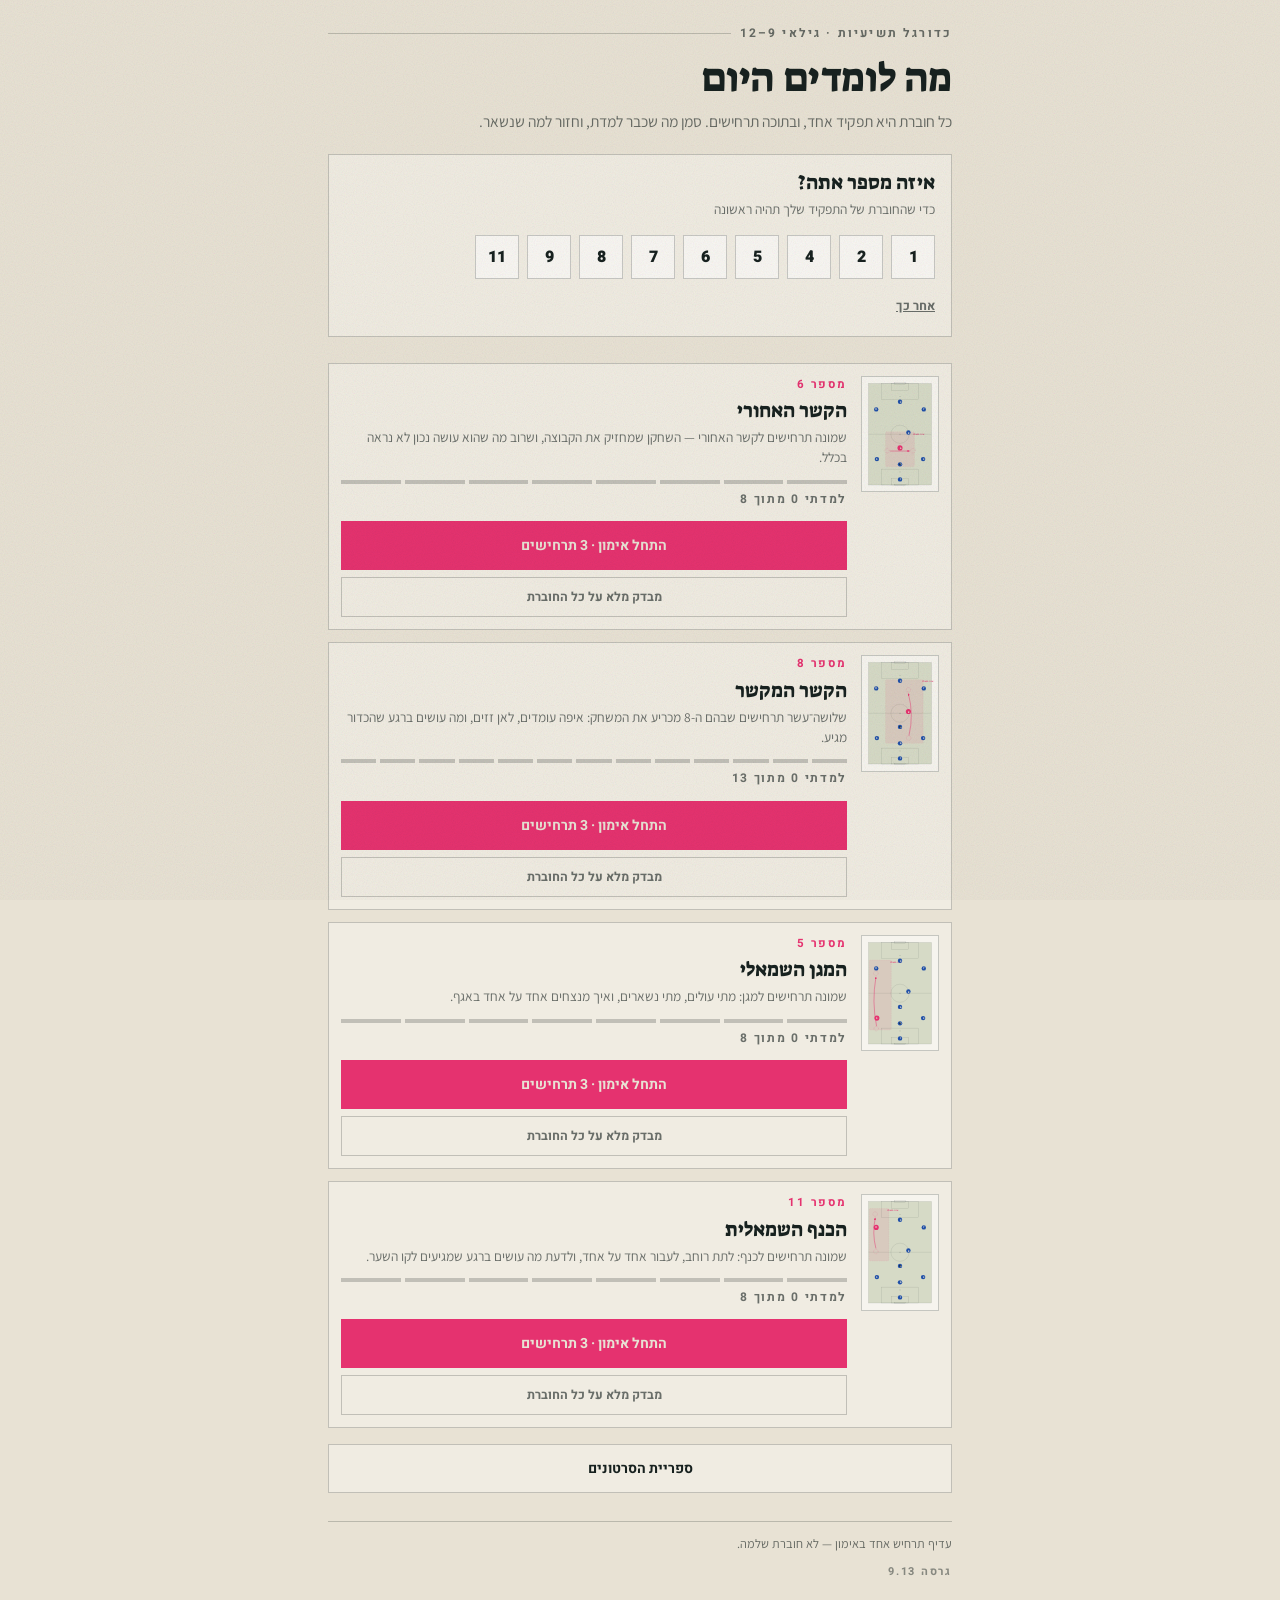
<file: index.html>
<!DOCTYPE html>
<html lang="he" dir="rtl" class="loading">
<head>
<meta charset="utf-8">
<meta name="viewport" content="width=device-width, initial-scale=1, viewport-fit=cover">
<title>תשיעיות — התפקידים במגרש</title>
<meta name="description" content="חוברת לכל תפקיד במגרש בכדורגל תשיעיות: מיקומים, תנועות, החלטות עם הכדור וטעויות נפוצות.">
<link rel="manifest" href="manifest.webmanifest">
<meta name="theme-color" content="#E8E2D4">
<meta name="apple-mobile-web-app-capable" content="yes">
<meta name="apple-mobile-web-app-status-bar-style" content="default">
<meta name="apple-mobile-web-app-title" content="תשיעיות">
<link rel="apple-touch-icon" href="icons/apple-touch-icon.png">
<link rel="icon" href="icons/favicon-32.png" sizes="32x32">
<link rel="stylesheet" href="fonts.css">
<link rel="stylesheet" href="css/app.css">
</head>
<body>
<div class="wrap">

  <div class="state" id="state">טוען…</div>

  <!-- ===== מסך הבית: החוברות ===== -->
  <section id="library" hidden>
    <div class="eyebrow" id="lib-eyebrow"></div>
    <h1 id="lib-title"></h1>
    <p class="lede" id="lib-lede"></p>

    <div class="me" id="me" hidden></div>

    <button id="install" type="button">התקן את האפליקציה על המסך</button>

    <div class="cards" id="cards"></div>

    <button id="videosgo" type="button">ספריית הסרטונים<span id="videosn"></span></button>

    <p class="foot"><span id="lib-foot"></span><span class="ver" id="lib-ver"></span></p>
  </section>

  <!-- ===== מסך חוברת ===== -->
  <section id="booklet" hidden>
    <a class="back" href="#/" id="back">כל החוברות ←</a>

    <div class="eyebrow" id="eyebrow"></div>

    <div class="head">
      <div class="mark" aria-hidden="true"><span class="b" id="mark-b"></span><span class="p" id="mark-p"></span></div>
      <div>
        <h1 id="b-title"></h1>
        <p class="lede" id="b-lede"></p>
      </div>
    </div>

    <div class="track" id="track" aria-hidden="true"></div>
    <div class="count" id="count"></div>

    <div class="formation" id="formation">
      <b id="f-label"></b>
    </div>

    <div class="side" id="side">
      <span id="side-label"></span>
      <button type="button" data-foot="R" aria-pressed="true">ימין</button>
      <button type="button" data-foot="L" aria-pressed="false">שמאל</button>
      <em id="side-hint"></em>
    </div>

    <div class="rail"><div class="chips" id="chips" role="tablist"></div></div>

    <div class="board" id="board">
      <div class="legend">
        <span><i class="sw" style="background:#1F4FA8"></i>הקבוצה שלנו</span>
        <span><i class="sw" style="background:#E5326F"></i><span id="lg-role"></span></span>
        <span><i class="sw" style="border:1.6px solid #6E7A6B"></i>יריב</span>
        <span><i class="sw" style="background:linear-gradient(90deg,#E5326F 60%,transparent 0)"></i>ריצה</span>
        <span><i class="sw" style="background:repeating-linear-gradient(90deg,#1F4FA8 0 5px,transparent 5px 9px)"></i>מסירה</span>
        <span><i class="sw" style="border:1.4px dashed #E5326F"></i>נקודת התחלה</span>
      </div>
    </div>
    <div class="playrow"><button class="play" id="play" type="button">הראה לי את התנועה</button></div>
    <div class="hint" id="hint">החלק ימינה ושמאלה כדי לעבור בין התרחישים</div>

    <div class="panel" id="panel">
      <div class="phase" id="p-phase"></div>
      <h2 id="p-title"></h2>
      <p class="sub" id="p-sub"></p>

      <!-- המשפט הוא מה שנשאר בראש אחרי שבוע, ולכן הוא קודם לפירוט -->
      <div class="cue"><small>מה צועקים מהקו</small><span id="p-cue"></span></div>

      <ul id="p-does"></ul>
      <details class="mistake"><summary>טעות נפוצה</summary><span id="p-mistake"></span></details>

      <button class="learn" id="learn" type="button" aria-pressed="false"><span id="learn-txt">סמן שלמדתי את זה</span></button>
      <div class="nav">
        <button id="prev" type="button">הקודם</button>
        <button id="next" type="button">התרחיש הבא</button>
      </div>
    </div>

    <p class="foot" id="closing">
      <button class="reset" id="reset" type="button">אפס את הסימונים</button>
    </p>
  </section>

  <!-- ===== מסך מבדק ===== -->
  <section id="quiz" hidden>
    <a class="back" href="#/" id="q-back">כל החוברות ←</a>
    <div class="eyebrow" id="q-eyebrow"></div>

    <div class="track" id="q-track" aria-hidden="true"></div>
    <div class="count" id="q-count"></div>

    <div id="q-stage">
      <div class="phase" id="q-context"></div>
      <h2 id="q-ask"></h2>

      <div class="board" id="q-board"></div>
      <p class="hint" id="q-hint">גע במגרש במקום שבו אתה צריך להיות</p>

      <div class="qfeed" id="q-feed" hidden></div>
      <div class="qchoices" id="q-choices" hidden></div>

      <div class="nav"><button id="q-confirm" type="button">זהו, זה המקום</button></div>
    </div>

    <div id="q-result" hidden></div>
  </section>

  <!-- ===== מסך ספריית הסרטונים ===== -->
  <section id="videos" hidden>
    <a class="back" href="#/" id="v-back">חזרה לחוברות ←</a>

    <div class="eyebrow">סרטונים ששווה לראות שוב</div>
    <h1>ספריית הסרטונים</h1>
    <p class="lede">מדביקים קישור מיוטיוב, אינסטגרם, פייסבוק או טיקטוק, ובוחרים כותרת. הסרטונים נשמרים על המכשיר הזה.</p>

    <details class="vform" id="v-form">
      <summary id="v-formtitle">הוסף סרטון</summary>
      <form id="v-formel" novalidate>
        <label for="v-url">הקישור לסרטון</label>
        <div class="vurl">
          <input type="url" id="v-url" inputmode="url" autocomplete="off"
                 placeholder="https://www.instagram.com/reel/…">
          <button type="button" id="v-paste">הדבק</button>
        </div>

        <label for="v-title">שם הסרטון <em>לא חובה</em></label>
        <input type="text" id="v-title" autocomplete="off" placeholder="למשל: מסירה ראשונה מתחת ללחץ">

        <label for="v-cat">כותרת</label>
        <select id="v-cat"></select>
        <input type="text" id="v-newcat" hidden autocomplete="off" placeholder="שם הכותרת החדשה">

        <label for="v-note">מה לשים לב בו <em>לא חובה</em></label>
        <textarea id="v-note" rows="2" placeholder="שורה אחת שתזכיר לך למה שמרת אותו"></textarea>

        <label class="vauto" for="v-auto">
          <input type="checkbox" id="v-auto" checked>
          <span>הבא תמונה ושם אוטומטית<em>הקישור נשלח לשירות תצוגה מקדימה, שמחזיר את התמונה של הסרטון, את שמו, ואת הכתובת המלאה של קישור מקוצר. בלי זה — אין תמונות, וקישור מקוצר לא ינוגן כאן.</em></span>
        </label>
        <button type="button" class="vcheck" id="v-check">בדוק את השירותים</button>
        <div class="vcheckout" id="v-checkout" hidden></div>

        <p class="verror" id="v-error" hidden></p>
        <div class="vsubmit">
          <button type="submit" id="v-save">הוסף לספרייה</button>
          <button type="button" id="v-cancel" hidden>בטל</button>
        </div>
      </form>
    </details>

    <div class="rail"><div class="chips" id="v-chips" role="tablist"></div></div>

    <button class="vmanage" id="v-managego" type="button" aria-expanded="false">נהל כותרות</button>
    <div class="cats" id="v-manage" hidden></div>

    <div class="vlist" id="v-list"></div>

    <p class="foot">הסרטונים נשמרים על המכשיר הזה בלבד. הקישורים לא מועלים לשום מקום, והצפייה עצמה נעשית בפלטפורמה שממנה הגיע הסרטון.</p>
  </section>

</div>

<script type="module" src="js/app.js"></script>
</body>
</html>
</file>
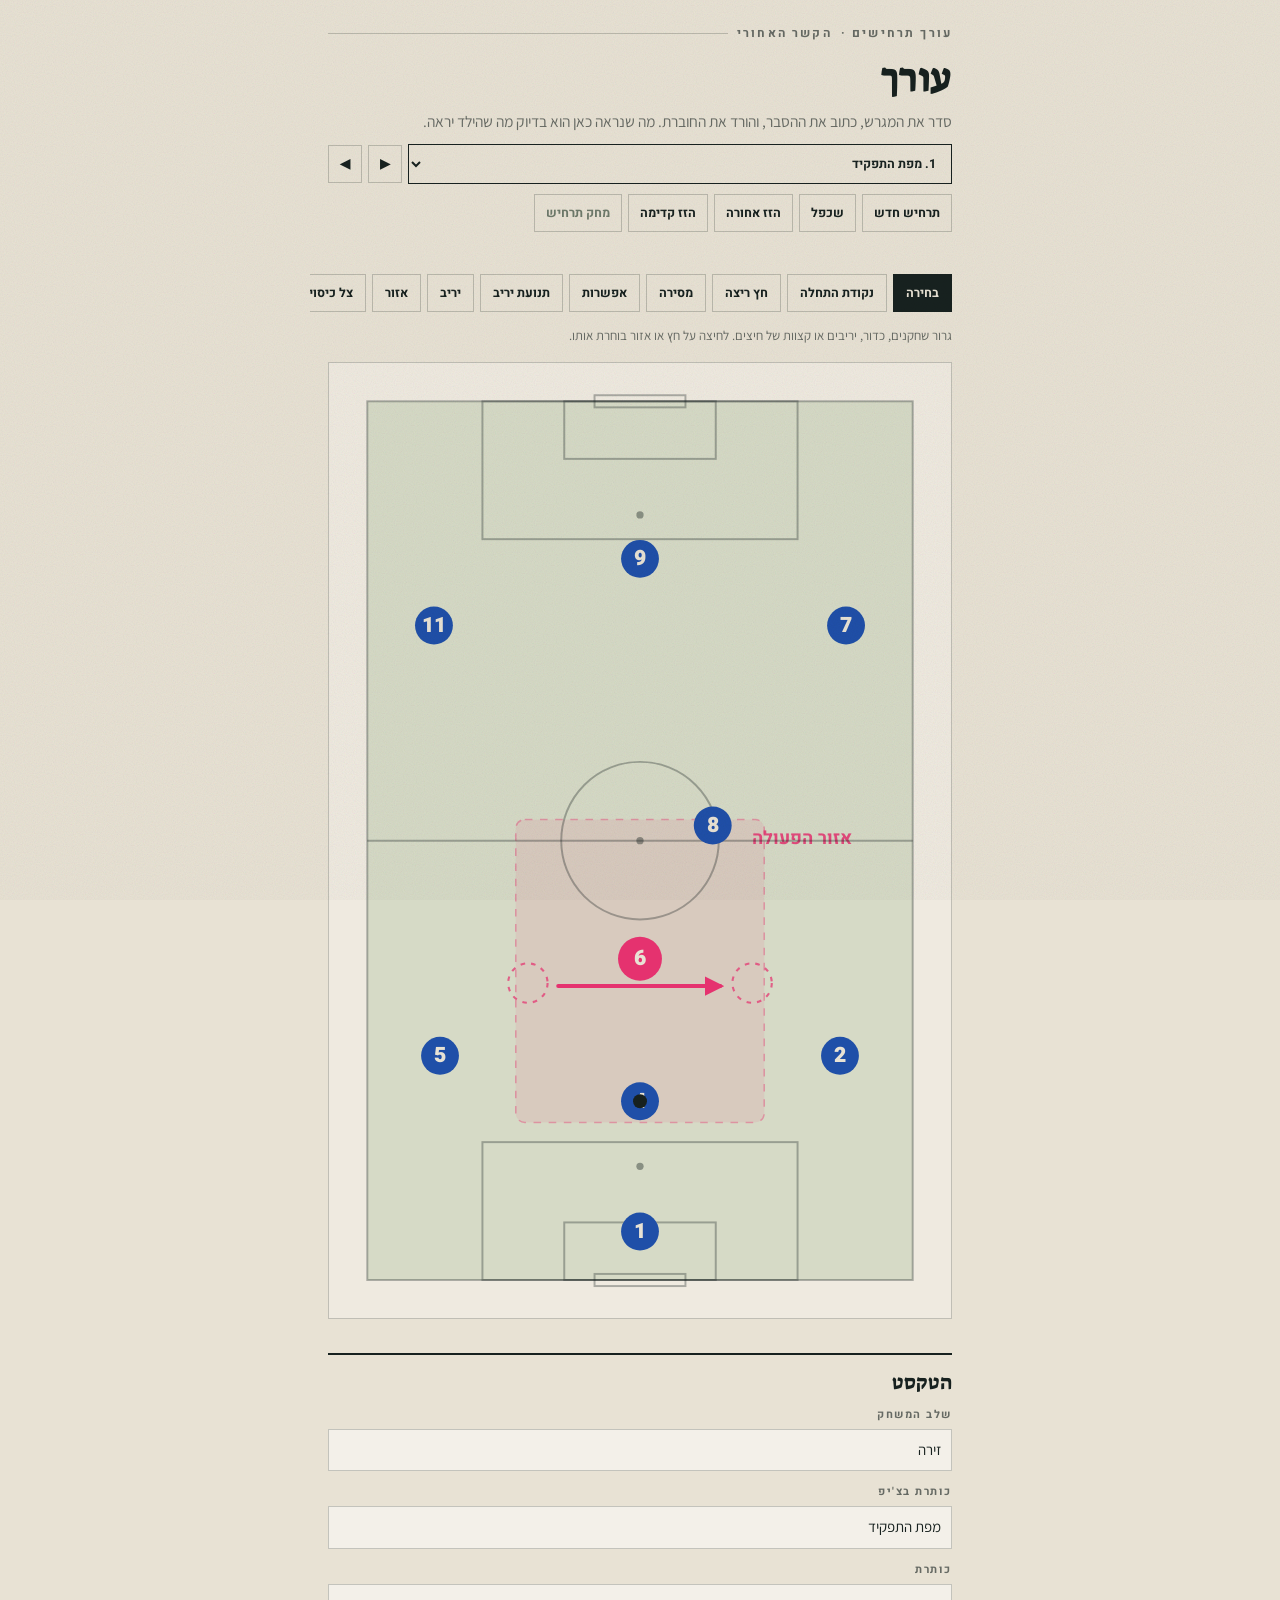
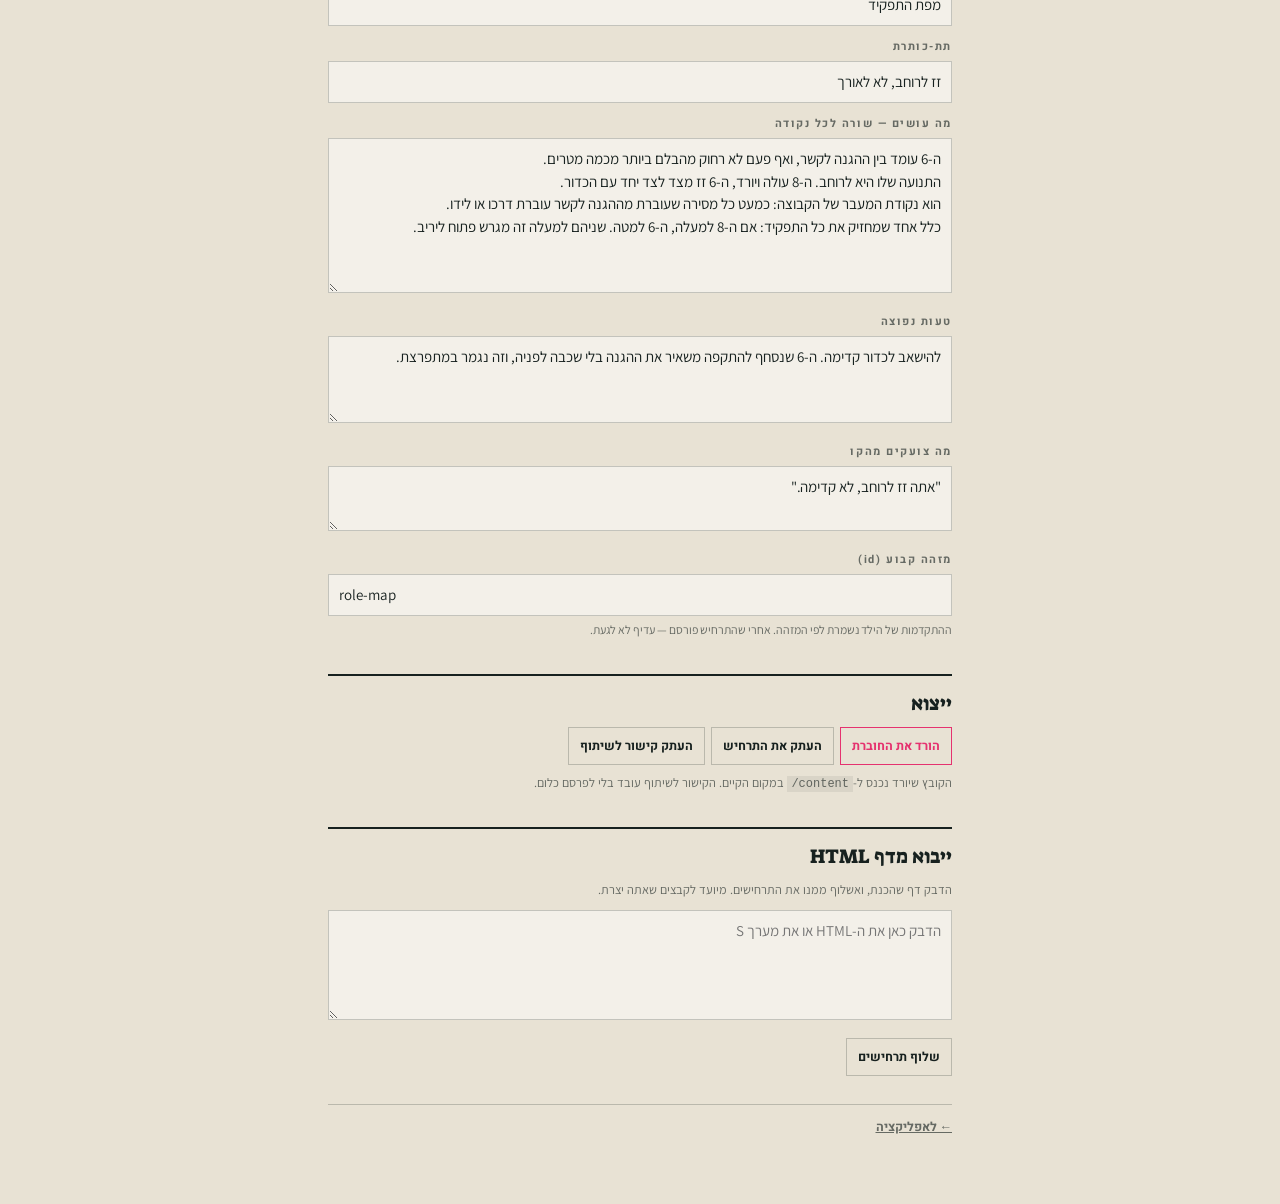
<file: editor.html>
<!DOCTYPE html>
<html lang="he" dir="rtl" class="loading">
<head>
<meta charset="utf-8">
<meta name="viewport" content="width=device-width, initial-scale=1, viewport-fit=cover">
<title>עורך תרחישים</title>
<meta name="robots" content="noindex">
<meta name="theme-color" content="#E8E2D4">
<link rel="icon" href="icons/favicon-32.png" sizes="32x32">
<link rel="stylesheet" href="fonts.css">
<link rel="stylesheet" href="css/app.css">
<link rel="stylesheet" href="css/editor.css">
</head>
<body>
<div class="wrap">

  <div class="state" id="state">טוען…</div>

  <div class="eyebrow">עורך תרחישים · <span id="e-booklet"></span></div>
  <h1>עורך</h1>
  <p class="lede">סדר את המגרש, כתוב את ההסבר, והורד את החוברת. מה שנראה כאן הוא בדיוק מה שהילד יראה.</p>

  <div class="draft" id="draft" hidden>
    <span id="draft-msg"></span>
    <button type="button" id="draft-drop" class="linkish">התחל מחדש מהגרסה שפורסמה</button>
  </div>

  <!-- בחירת תרחיש -->
  <div class="erow">
    <select id="e-scenario" aria-label="בחירת תרחיש"></select>
    <button type="button" id="e-prev" title="הקודם">▶</button>
    <button type="button" id="e-next" title="הבא">◀</button>
  </div>
  <div class="erow">
    <button type="button" id="e-add">תרחיש חדש</button>
    <button type="button" id="e-dup">שכפל</button>
    <button type="button" id="e-moveup">הזז אחורה</button>
    <button type="button" id="e-movedn">הזז קדימה</button>
    <button type="button" id="e-del" class="danger">מחק תרחיש</button>
  </div>

  <!-- כלים -->
  <div class="rail"><div class="tools" id="tools">
    <button type="button" data-tool="select" aria-pressed="true">בחירה</button>
    <button type="button" data-tool="start">נקודת התחלה</button>
    <button type="button" data-tool="run">חץ ריצה</button>
    <button type="button" data-tool="pass">מסירה</button>
    <button type="button" data-tool="opt">אפשרות</button>
    <button type="button" data-tool="press">תנועת יריב</button>
    <button type="button" data-tool="opp">יריב</button>
    <button type="button" data-tool="zone">אזור</button>
    <button type="button" data-tool="shadow">צל כיסוי</button>
    <button type="button" data-tool="erase">מחיקה</button>
  </div></div>
  <p class="toolhint" id="toolhint"></p>

  <div class="board" id="board"></div>

  <!-- פאנל הפריט הנבחר -->
  <div class="sel" id="sel" hidden>
    <div class="sel-head" id="sel-head"></div>
    <div class="erow" id="sel-kind"></div>
    <label class="field"><span>תווית</span><input type="text" id="sel-label" maxlength="24" placeholder="אות או מילה על הציור"></label>
    <button type="button" id="sel-del" class="danger">מחק את הפריט</button>
  </div>

  <!-- טקסט התרחיש -->
  <h2 class="ehead">הטקסט</h2>
  <label class="field"><span>שלב המשחק</span>
    <input type="text" id="f-phase" list="phases" placeholder="החזקה">
    <datalist id="phases"><option value="החזקה"><option value="הגנה"><option value="מעברים"><option value="זירה"></datalist>
  </label>
  <label class="field"><span>כותרת בצ'יפ</span><input type="text" id="f-chip" placeholder="לחץ גבוה"></label>
  <label class="field"><span>כותרת</span><input type="text" id="f-title" placeholder="לחץ גבוה"></label>
  <label class="field"><span>תת-כותרת</span><input type="text" id="f-sub" placeholder="מתי מותר לקפוץ קדימה"></label>
  <label class="field"><span>מה עושים — שורה לכל נקודה</span><textarea id="f-does" rows="6"></textarea></label>
  <label class="field"><span>טעות נפוצה</span><textarea id="f-mistake" rows="3"></textarea></label>
  <label class="field"><span>מה צועקים מהקו</span><textarea id="f-cue" rows="2"></textarea></label>
  <label class="field"><span>מזהה קבוע (id)</span><input type="text" id="f-id" dir="ltr">
    <small>ההתקדמות של הילד נשמרת לפי המזהה. אחרי שהתרחיש פורסם — עדיף לא לגעת.</small>
  </label>

  <!-- ייצוא -->
  <h2 class="ehead">ייצוא</h2>
  <div class="erow">
    <button type="button" id="x-booklet" class="primary">הורד את החוברת</button>
    <button type="button" id="x-scenario">העתק את התרחיש</button>
    <button type="button" id="x-link">העתק קישור לשיתוף</button>
  </div>
  <p class="note" id="x-note">הקובץ שיורד נכנס ל-<code>content/</code> במקום הקיים. הקישור לשיתוף עובד בלי לפרסם כלום.</p>

  <!-- ייבוא -->
  <h2 class="ehead">ייבוא מדף HTML</h2>
  <p class="note">הדבק דף שהכנת, ואשלוף ממנו את התרחישים. מיועד לקבצים שאתה יצרת.</p>
  <textarea id="imp-src" rows="4" placeholder="הדבק כאן את ה-HTML או את מערך S"></textarea>
  <div class="erow">
    <button type="button" id="imp-go">שלוף תרחישים</button>
    <span id="imp-msg" class="note"></span>
  </div>
  <div id="imp-list"></div>

  <p class="foot"><a href="index.html" class="linkish">← לאפליקציה</a></p>
</div>

<script type="module" src="js/editor.js"></script>
</body>
</html>
</file>
<file: fonts.css>
/* Fonts bundled locally so the app works with no network.
   Suez One, Assistant, Heebo — SIL Open Font License 1.1 (see fonts/OFL.txt) */

@font-face{font-family:'Suez One';font-style:normal;font-weight:400;font-display:swap;
  src:url('fonts/suez-one-hebrew-400-normal.woff2') format('woff2');
  unicode-range:U+0307-0308,U+0590-05FF,U+200C-2010,U+20AA,U+25CC,U+FB1D-FB4F;}
@font-face{font-family:'Suez One';font-style:normal;font-weight:400;font-display:swap;
  src:url('fonts/suez-one-latin-400-normal.woff2') format('woff2');
  unicode-range:U+0000-00FF,U+0131,U+0152-0153,U+02BB-02BC,U+02C6,U+02DA,U+02DC,U+0304,U+0308,U+0329,U+2000-206F,U+20AC,U+2122,U+2191,U+2193,U+2212,U+2215,U+FEFF,U+FFFD;}

@font-face{font-family:'Assistant';font-style:normal;font-weight:400;font-display:swap;
  src:url('fonts/assistant-hebrew-400-normal.woff2') format('woff2');
  unicode-range:U+0307-0308,U+0590-05FF,U+200C-2010,U+20AA,U+25CC,U+FB1D-FB4F;}
@font-face{font-family:'Assistant';font-style:normal;font-weight:400;font-display:swap;
  src:url('fonts/assistant-latin-400-normal.woff2') format('woff2');
  unicode-range:U+0000-00FF,U+0131,U+0152-0153,U+02BB-02BC,U+02C6,U+02DA,U+02DC,U+0304,U+0308,U+0329,U+2000-206F,U+20AC,U+2122,U+2191,U+2193,U+2212,U+2215,U+FEFF,U+FFFD;}
@font-face{font-family:'Assistant';font-style:normal;font-weight:600;font-display:swap;
  src:url('fonts/assistant-hebrew-600-normal.woff2') format('woff2');
  unicode-range:U+0307-0308,U+0590-05FF,U+200C-2010,U+20AA,U+25CC,U+FB1D-FB4F;}
@font-face{font-family:'Assistant';font-style:normal;font-weight:600;font-display:swap;
  src:url('fonts/assistant-latin-600-normal.woff2') format('woff2');
  unicode-range:U+0000-00FF,U+0131,U+0152-0153,U+02BB-02BC,U+02C6,U+02DA,U+02DC,U+0304,U+0308,U+0329,U+2000-206F,U+20AC,U+2122,U+2191,U+2193,U+2212,U+2215,U+FEFF,U+FFFD;}
@font-face{font-family:'Assistant';font-style:normal;font-weight:700;font-display:swap;
  src:url('fonts/assistant-hebrew-700-normal.woff2') format('woff2');
  unicode-range:U+0307-0308,U+0590-05FF,U+200C-2010,U+20AA,U+25CC,U+FB1D-FB4F;}
@font-face{font-family:'Assistant';font-style:normal;font-weight:700;font-display:swap;
  src:url('fonts/assistant-latin-700-normal.woff2') format('woff2');
  unicode-range:U+0000-00FF,U+0131,U+0152-0153,U+02BB-02BC,U+02C6,U+02DA,U+02DC,U+0304,U+0308,U+0329,U+2000-206F,U+20AC,U+2122,U+2191,U+2193,U+2212,U+2215,U+FEFF,U+FFFD;}

@font-face{font-family:'Heebo';font-style:normal;font-weight:700;font-display:swap;
  src:url('fonts/heebo-hebrew-700-normal.woff2') format('woff2');
  unicode-range:U+0307-0308,U+0590-05FF,U+200C-2010,U+20AA,U+25CC,U+FB1D-FB4F;}
@font-face{font-family:'Heebo';font-style:normal;font-weight:700;font-display:swap;
  src:url('fonts/heebo-latin-700-normal.woff2') format('woff2');
  unicode-range:U+0000-00FF,U+0131,U+0152-0153,U+02BB-02BC,U+02C6,U+02DA,U+02DC,U+0304,U+0308,U+0329,U+2000-206F,U+20AC,U+2122,U+2191,U+2193,U+2212,U+2215,U+FEFF,U+FFFD;}
@font-face{font-family:'Heebo';font-style:normal;font-weight:900;font-display:swap;
  src:url('fonts/heebo-hebrew-900-normal.woff2') format('woff2');
  unicode-range:U+0307-0308,U+0590-05FF,U+200C-2010,U+20AA,U+25CC,U+FB1D-FB4F;}
@font-face{font-family:'Heebo';font-style:normal;font-weight:900;font-display:swap;
  src:url('fonts/heebo-latin-900-normal.woff2') format('woff2');
  unicode-range:U+0000-00FF,U+0131,U+0152-0153,U+02BB-02BC,U+02C6,U+02DA,U+02DC,U+0304,U+0308,U+0329,U+2000-206F,U+20AC,U+2122,U+2191,U+2193,U+2212,U+2215,U+FEFF,U+FFFD;}
</file>
<file: css/app.css>
/* תשיעיות — עיצוב האפליקציה. הועתק כלשונו מגרסת הדף היחיד. */
:root{
  --paper:#E8E2D4; --ink:#17211F; --ink-soft:rgba(23,33,31,.62);
  --hair:rgba(23,33,31,.22); --blue:#1F4FA8; --pink:#E5326F;
  --grass:#D6DAC6; --opp:#6E7A6B;
}
*{box-sizing:border-box}
[hidden]{display:none !important}   /* גובר על display:flex של .track ואחרים */
html,body{margin:0;padding:0;overscroll-behavior-y:none}
body{
  background:var(--paper);color:var(--ink);
  font-family:'Assistant',system-ui,'Arial Hebrew',sans-serif;
  font-size:16px;line-height:1.62;-webkit-font-smoothing:antialiased;
  -webkit-tap-highlight-color:transparent;
}
body::after{
  content:'';position:fixed;inset:0;pointer-events:none;z-index:99;opacity:.34;mix-blend-mode:multiply;
  background-image:url("data:image/svg+xml,%3Csvg xmlns='http://www.w3.org/2000/svg' width='140' height='140'%3E%3Cfilter id='n'%3E%3CfeTurbulence type='fractalNoise' baseFrequency='.9' numOctaves='3'/%3E%3C/filter%3E%3Crect width='140' height='140' filter='url(%23n)' opacity='.42'/%3E%3C/svg%3E");
}
.wrap{max-width:660px;margin:0 auto;
  padding:calc(24px + env(safe-area-inset-top)) 18px calc(56px + env(safe-area-inset-bottom))}

.eyebrow{font-family:'Heebo',sans-serif;font-weight:700;font-size:12px;letter-spacing:.18em;
  color:var(--ink-soft);display:flex;align-items:center;gap:9px;margin-bottom:14px}
.eyebrow::after{content:'';flex:1;height:1px;background:var(--hair)}
.head{display:flex;align-items:flex-start;gap:18px}
.mark{position:relative;width:96px;flex:0 0 96px;height:104px;isolation:isolate}
.mark span{position:absolute;inset:0;font-family:'Suez One',serif;font-size:112px;line-height:.92;
  text-align:center;mix-blend-mode:multiply}
.mark.wide span{font-size:72px;line-height:1.44}
.mark .b{color:var(--blue);transform:translate(4px,4px)}
.mark .p{color:var(--pink)}
h1{font-family:'Suez One',serif;font-weight:400;font-size:34px;line-height:1.08;margin:6px 0 8px;letter-spacing:-.01em}
.lede{font-size:15.5px;color:var(--ink-soft);margin:0}

.track{display:flex;gap:4px;margin-top:22px}
.track i{flex:1;height:4px;background:var(--hair);transition:background .3s}
.track i.on{background:var(--pink)}
.track i.here{background:var(--ink)}
.count{font-family:'Heebo',sans-serif;font-weight:700;font-size:12px;letter-spacing:.14em;
  color:var(--ink-soft);margin-top:7px}

.formation{margin-top:20px;padding:10px 13px;border:1px solid var(--hair);font-size:13.5px;
  color:var(--ink-soft);background:rgba(255,255,255,.32)}
.formation b{color:var(--ink);font-weight:700}

.side{display:flex;align-items:center;gap:7px;margin-top:18px;font-family:'Heebo',sans-serif;
  font-weight:700;font-size:12px;color:var(--ink-soft)}
.side button{font-family:inherit;font-weight:700;font-size:12.5px;padding:7px 14px;cursor:pointer;
  border:1px solid var(--hair);background:transparent;color:var(--ink);transition:background .18s,color .18s}
.side button[aria-pressed="true"]{background:var(--ink);color:var(--paper);border-color:var(--ink)}
.side button:focus-visible{outline:2px solid var(--pink);outline-offset:2px}
.side em{font-style:normal;flex:1;font-size:12px;text-align:left;opacity:.75}

.rail{margin:24px -18px 0;padding:0 18px;overflow-x:auto;scrollbar-width:none}
.rail::-webkit-scrollbar{display:none}
.chips{display:flex;gap:7px;width:max-content;padding-bottom:4px}
.chip{font-family:'Heebo',sans-serif;font-weight:700;font-size:13px;border:1px solid var(--hair);
  background:transparent;color:var(--ink);padding:10px 13px;cursor:pointer;white-space:nowrap;
  display:flex;align-items:center;gap:7px;transition:background .18s,color .18s,border-color .18s}
.chip .dot{width:7px;height:7px;border-radius:50%;background:var(--ink-soft)}
.chip[data-phase="החזקה"] .dot{background:var(--blue)}
.chip[data-phase="הגנה"] .dot{background:var(--opp)}
.chip[data-phase="מעברים"] .dot{background:var(--pink)}
.chip[data-phase="עם הכדור"] .dot{background:var(--ink)}
.chip[aria-selected="true"]{background:var(--ink);color:var(--paper);border-color:var(--ink)}
.chip[aria-selected="true"] .dot{background:var(--paper)}
.chip:focus-visible{outline:2px solid var(--pink);outline-offset:2px}

.board{margin-top:16px;border:1px solid var(--hair);background:rgba(255,255,255,.28);padding:8px;
  touch-action:pan-y;user-select:none;-webkit-user-select:none}
svg.pitch{display:block;width:100%;height:auto}
.tok{transition:transform .68s cubic-bezier(.6,.02,.2,1)}
.tok circle{stroke-width:0}
.tok text{font-family:'Heebo',sans-serif;font-weight:900;font-size:14px;text-anchor:middle;
  dominant-baseline:central;fill:var(--paper)}
.mate circle{fill:var(--blue)}
.eight circle{fill:var(--pink)}
.opp circle{fill:none;stroke:var(--opp);stroke-width:1.6}
.oppfill{fill:rgba(110,122,107,.14)}
.ball{fill:var(--ink)}
.pl{fill:none;stroke:var(--ink);stroke-opacity:.32;stroke-width:1.3}
.zone{fill:rgba(229,50,111,.09);stroke:var(--pink);stroke-opacity:.4;stroke-width:1;stroke-dasharray:5 5}
.shadow{fill:rgba(110,122,107,.16)}
.ghost{fill:none;stroke:var(--pink);stroke-width:1.4;stroke-dasharray:3 4;opacity:.72}
.arrow{fill:none;stroke-linecap:round}
.a-run{stroke:var(--pink);stroke-width:2.6}
.a-pass{stroke:var(--blue);stroke-width:2;stroke-dasharray:7 6}
.a-opt{stroke:var(--pink);stroke-width:2.2;stroke-dasharray:6 6}
.a-press{stroke:var(--opp);stroke-width:2;stroke-dasharray:2 5}
/* טקסט בתוך המגרש נמדד ביחידות ה-viewBox: על טלפון 400 יחידות מוצגות
   ברוחב ~350px, כך שכל ערך כאן קטן בפועל בכעשירית. */
.alabel{font-family:'Heebo',sans-serif;font-weight:900;font-size:12.5px;fill:var(--pink)}
.zlabel{font-family:'Heebo',sans-serif;font-weight:700;font-size:12px;fill:var(--pink);opacity:.85}
.draw{stroke-dasharray:var(--len);stroke-dashoffset:var(--len);animation:draw .62s cubic-bezier(.3,.7,.3,1) forwards}
.a-pass.draw,.a-opt.draw,.a-press.draw{stroke-dashoffset:0;opacity:0;animation:fadein .5s forwards}
@keyframes draw{to{stroke-dashoffset:0}}
@keyframes fadein{to{opacity:1}}
.fade{opacity:0;animation:fadein .45s .1s forwards}
.hint{text-align:center;font-family:'Heebo',sans-serif;font-weight:700;font-size:12.5px;
  letter-spacing:.12em;color:var(--ink-soft);margin-top:8px}

/* --- הרצת התנועה ---
   בזמן ההרצה האסימונים מקבלים מיקום בכל פריים, ולכן המעבר החלק שמשרת
   החלפת תרחיש חייב לרדת — אחרת הוא רודף אחרי האנימציה ומפגר אחריה. */
.playrow{margin-top:10px}
.play{width:100%;font-family:'Heebo',sans-serif;font-weight:700;font-size:14.5px;padding:13px;
  border:1.5px solid var(--blue);background:transparent;color:var(--blue);cursor:pointer;
  display:flex;align-items:center;justify-content:center;gap:10px;transition:background .18s,color .18s}
.play::before{content:'';width:0;height:0;border-style:solid;border-width:6px 0 6px 9px;
  border-color:transparent transparent transparent currentColor}
.play:active{background:var(--blue);color:var(--paper)}
.play:disabled{opacity:.5;cursor:default}
.play:focus-visible{outline:2px solid var(--pink);outline-offset:2px}
.playing .tok{transition:none}

.legend{display:flex;flex-wrap:wrap;gap:6px 16px;margin-top:12px;font-size:12.5px;
  color:var(--ink-soft);font-family:'Heebo',sans-serif;font-weight:700}
.legend span{display:flex;align-items:center;gap:6px}
.sw{width:16px;height:10px;display:inline-block}

.panel{margin-top:30px}
.phase{font-family:'Heebo',sans-serif;font-weight:700;font-size:12px;letter-spacing:.16em;
  color:var(--pink);margin-bottom:6px}
h2{font-family:'Suez One',serif;font-weight:400;font-size:25px;margin:0 0 4px;line-height:1.15}
.sub{margin:0 0 18px;color:var(--ink-soft);font-size:15px}
ul{list-style:none;margin:0;padding:0}
ul li{position:relative;padding:0 22px 0 0;margin-bottom:11px;font-size:15.5px}
ul li::before{content:'';position:absolute;right:0;top:.62em;width:9px;height:1.5px;background:var(--blue)}

/* המשפט עלה מתחתית הפאנל לראשו: זה מה שנשאר לילד בראש אחרי שבוע,
   והוא היה יושב אחרי קיר טקסט שרובם לא הגיעו לסופו. */
.cue{margin:0 0 20px;padding:14px 16px;background:rgba(229,50,111,.08);
  border-right:3px solid var(--pink);
  font-family:'Suez One',serif;font-size:19px;line-height:1.4;color:var(--pink)}
.cue small{display:block;font-family:'Heebo',sans-serif;font-size:11.5px;letter-spacing:.16em;
  color:var(--ink-soft);margin-bottom:7px;font-weight:700}

/* הטעות היא משני — נפתחת בנגיעה במקום לתפוס מקום תמיד */
.mistake{margin-top:20px;border-right:3px solid var(--opp);
  background:rgba(110,122,107,.1);font-size:14.5px}
.mistake summary{font-family:'Heebo',sans-serif;font-weight:700;font-size:12px;letter-spacing:.14em;
  color:var(--opp);padding:12px 15px;cursor:pointer;list-style:none;display:flex;
  align-items:center;justify-content:space-between;gap:10px}
.mistake summary::-webkit-details-marker{display:none}
.mistake summary::after{content:'+';font-size:17px;font-weight:700;line-height:1}
.mistake[open] summary::after{content:'−'}
.mistake summary:focus-visible{outline:2px solid var(--pink);outline-offset:-2px}
.mistake>span{display:block;padding:0 15px 14px}
.mistake>.termdef{margin:0 15px 14px}

/* --- מונח מוסבר ---
   השפה של המשחק היא חצי מהתוכן, וילד בן 11 לא מכיר אותה. ההופעה
   הראשונה בכל תרחיש היא כפתור, והנגיעה פותחת שורה אחת מתחת לפסקה. */
.term{font:inherit;background:none;border:0;padding:0;cursor:pointer;color:var(--blue);
  border-bottom:1.5px dotted var(--blue);text-align:inherit}
.term[aria-expanded="true"]{background:rgba(31,79,168,.12);border-bottom-style:solid}
/* בכותרת המונח שומר על צבע הכותרת — רק הקו מסגיר שאפשר לגעת */
h2 .term{color:inherit;border-bottom-width:2px}
.term:focus-visible{outline:2px solid var(--pink);outline-offset:2px}
.termdef{margin:9px 0 4px;padding:11px 13px;background:rgba(31,79,168,.08);
  border-right:3px solid var(--blue);font-size:14.5px;line-height:1.55;color:var(--ink)}

.learn{width:100%;margin-top:24px;font-family:'Heebo',sans-serif;font-weight:700;font-size:14px;
  padding:14px;border:1.5px solid var(--pink);background:transparent;color:var(--pink);cursor:pointer;
  display:flex;align-items:center;justify-content:center;gap:9px;transition:background .2s,color .2s}
.learn[aria-pressed="true"]{background:var(--pink);color:var(--paper)}
.nav{display:flex;gap:8px;margin-top:8px}
.nav button{flex:1;font-family:'Heebo',sans-serif;font-weight:700;font-size:14px;padding:14px;
  border:1px solid var(--ink);background:transparent;color:var(--ink);cursor:pointer}
.nav button:active{background:var(--ink);color:var(--paper)}
.learn:focus-visible,.nav button:focus-visible{outline:2px solid var(--pink);outline-offset:2px}

.foot{margin-top:28px;font-size:12.5px;color:var(--ink-soft);border-top:1px solid var(--hair);padding-top:12px}
.reset{background:none;border:none;color:var(--ink-soft);font-family:'Heebo',sans-serif;
  font-weight:700;font-size:12px;padding:6px 0;cursor:pointer;text-decoration:underline}

/* ===== המספר שלי =====
   שאלה אחת בפתיחה הראשונה. יעדי מגע של 44px, כי האצבע שנוגעת כאן
   היא של ילד על טלפון, לפעמים בחוץ ובאור יום. */
.me{margin-top:20px;padding:15px 16px;border:1px solid var(--hair);background:rgba(255,255,255,.32)}
.me.set{padding:10px 0 0;border:0;border-top:1px solid var(--hair);background:none}
.me-ask{margin:0;font-family:'Suez One',serif;font-size:20px;line-height:1.2}
.me-hint{margin:5px 0 0;font-size:13.5px;color:var(--ink-soft)}
.me-nums{display:flex;flex-wrap:wrap;gap:8px;margin-top:14px}
.me-nums button{font-family:'Heebo',sans-serif;font-weight:900;font-size:16px;
  min-width:44px;min-height:44px;border:1px solid var(--hair);background:rgba(255,255,255,.55);
  color:var(--ink);cursor:pointer}
.me-nums button:active{background:var(--ink);color:var(--paper);border-color:var(--ink)}
.me-nums button:focus-visible{outline:2px solid var(--pink);outline-offset:2px}
.me-later{margin-top:12px;background:none;border:none;color:var(--ink-soft);
  font-family:'Heebo',sans-serif;font-weight:700;font-size:12.5px;padding:6px 0;cursor:pointer;
  text-decoration:underline}
.me-line{margin:0;font-family:'Heebo',sans-serif;font-weight:700;font-size:12.5px;
  letter-spacing:.06em;color:var(--ink-soft)}
.me-change{font:inherit;background:none;border:none;color:var(--pink);cursor:pointer;
  padding:0;text-decoration:underline}
.me-later:focus-visible,.me-change:focus-visible{outline:2px solid var(--pink);outline-offset:2px}

#install{display:none;width:100%;margin-top:18px;font-family:'Heebo',sans-serif;font-weight:700;
  font-size:13.5px;padding:13px;border:1px dashed var(--blue);background:transparent;color:var(--blue);cursor:pointer}

@media (min-width:640px){
  h1{font-size:40px}
  .mark{width:120px;flex-basis:120px;height:126px}
  .mark span{font-size:134px}
  .mark.wide span{font-size:86px;line-height:1.47}
}
@media (prefers-reduced-motion:reduce){
  .tok{transition:none}
  .draw,.fade{animation:none;stroke-dashoffset:0;opacity:1}
}

/* מצב טעינה / שגיאה — הוסף בפירוק לקבצים */
.state{margin-top:28px;padding:16px;border:1px dashed var(--hair);text-align:center;
  font-family:'Heebo',sans-serif;font-weight:700;font-size:13px;color:var(--ink-soft)}
.loading .wrap>*:not(.state){display:none}

/* ===== מסך החוברות ===== */
#library h1{margin-top:14px}
#library .lede{margin-bottom:4px}

.cards{margin-top:26px;display:grid;gap:12px}
.card{display:flex;gap:14px;align-items:flex-start;width:100%;text-align:right;font:inherit;color:inherit;
  border:1px solid var(--hair);background:rgba(255,255,255,.32);padding:12px;cursor:pointer;
  transition:background .18s,border-color .18s}
.card:active{background:rgba(255,255,255,.62);border-color:var(--ink)}
.card:focus-visible{outline:2px solid var(--pink);outline-offset:2px}
.card .thumb{flex:0 0 78px;width:78px;border:1px solid var(--hair);background:rgba(255,255,255,.4);padding:3px}
.card .body{flex:1;min-width:0;display:flex;flex-direction:column}
.card.mine{border-color:var(--pink);background:rgba(229,50,111,.06)}
.card .role{font-family:'Heebo',sans-serif;font-weight:700;font-size:11.5px;letter-spacing:.16em;
  color:var(--pink);margin-bottom:5px}
.mytag{margin-right:8px;padding:2px 7px;background:var(--pink);color:var(--paper);
  font-size:10.5px;letter-spacing:.08em}
.card h3{font-family:'Suez One',serif;font-weight:400;font-size:20px;line-height:1.15;margin:0 0 5px}
.card .desc{margin:0;font-size:13.5px;line-height:1.5;color:var(--ink-soft)}
.card .resume{margin:9px 0 0;font-size:12.5px;color:var(--ink);
  border-right:2px solid var(--pink);padding-right:8px}
.card .track{margin-top:auto;padding-top:12px}
.card .count{margin-top:6px}
.card h3 button{font:inherit;color:inherit;background:none;border:none;padding:0;cursor:pointer;text-align:right}
.card h3 button:focus-visible{outline:2px solid var(--pink);outline-offset:3px}
/* האימון הקצר הוא הפעולה הראשית בכרטיס; המבדק המלא ירד לשורה משנית */
.traingo{width:100%;margin-top:12px;font-family:'Heebo',sans-serif;font-weight:700;font-size:14px;
  padding:13px;border:1.5px solid var(--pink);background:var(--pink);color:var(--paper);cursor:pointer}
.traingo:active{opacity:.82}
.traingo:focus-visible{outline:2px solid var(--ink);outline-offset:2px}
.quizgo{width:100%;margin-top:7px;font-family:'Heebo',sans-serif;font-weight:700;font-size:12.5px;
  padding:10px;border:1px solid var(--hair);background:transparent;color:var(--ink-soft);cursor:pointer}
.quizgo.ready{border-color:var(--pink);color:var(--pink)}
.quizgo:focus-visible{outline:2px solid var(--pink);outline-offset:2px}

.ver{display:block;margin-top:8px;font-family:'Heebo',sans-serif;font-weight:700;font-size:11px;
  letter-spacing:.16em;color:var(--ink-soft);opacity:.75}

/* ===== חזרה ===== */
.back{display:inline-block;margin-bottom:16px;font-family:'Heebo',sans-serif;font-weight:700;
  font-size:12px;letter-spacing:.14em;color:var(--ink-soft);text-decoration:none;
  border-bottom:1px solid var(--hair);padding-bottom:3px}
.back:active{color:var(--ink);border-color:var(--ink)}
.back:focus-visible{outline:2px solid var(--pink);outline-offset:2px}

/* ===== מבדק ===== */
#quiz h2{margin:2px 0 16px}
.track i.exact{background:var(--pink)}
.track i.close{background:rgba(229,50,111,.45)}
.track i.far{background:var(--opp)}

.quizing{touch-action:none;cursor:crosshair}
.quizing .tok{transition:transform .25s cubic-bezier(.4,0,.2,1)}
.q-from{fill:none;stroke:var(--ink);stroke-opacity:.45;stroke-width:1.4;stroke-dasharray:3 4}
.q-guess{fill:none;stroke:var(--ink);stroke-width:2;stroke-dasharray:5 4}
.q-tag{font-family:'Heebo',sans-serif;font-weight:700;font-size:12.5px;fill:var(--ink);
  text-anchor:middle;opacity:.7}

.qfeed{margin-top:14px;padding:13px 15px;font-size:15px;border-right:3px solid var(--ink)}
.qfeed.exact{border-color:var(--pink);background:rgba(229,50,111,.1)}
.qfeed.close{border-color:var(--pink);background:rgba(229,50,111,.05)}
.qfeed.far,.qfeed.miss{border-color:var(--opp);background:rgba(110,122,107,.1)}

.qchoices{display:grid;gap:7px;margin-top:16px}
.choice{width:100%;text-align:right;font-family:'Assistant',sans-serif;font-size:15px;line-height:1.45;
  padding:13px 14px;border:1px solid var(--hair);background:rgba(255,255,255,.4);color:var(--ink);
  cursor:pointer;transition:background .18s,border-color .18s}
.choice:active{background:rgba(255,255,255,.75)}
.choice:disabled{cursor:default}
.choice.right{border-color:var(--pink);border-width:2px;background:rgba(229,50,111,.12);color:var(--ink)}
.choice.wrong{border-color:var(--opp);background:rgba(110,122,107,.12);text-decoration:line-through;
  color:var(--ink-soft)}
.choice:focus-visible{outline:2px solid var(--pink);outline-offset:2px}


#q-result h2{font-family:'Suez One',serif;font-size:26px;margin:22px 0 8px}
.q-tally{font-family:'Heebo',sans-serif;font-weight:700;font-size:13px;letter-spacing:.1em;
  color:var(--ink-soft);margin:0 0 22px}
#q-result ul{margin:8px 0 20px}
#q-result li{position:relative;padding:0 22px 0 0;margin-bottom:9px;font-size:15.5px}
#q-result li::before{content:'';position:absolute;right:0;top:.62em;width:9px;height:1.5px;background:var(--pink)}
#q-result a{color:var(--ink);text-decoration-color:var(--hair);text-underline-offset:3px}

/* ===== ספריית הסרטונים =====
   אותו נייר ואותם צבעים כמו החוברות. הכניסה היא כפתור בתחתית מסך הבית,
   כדי שהחוברות יישארו הדבר הראשון שרואים. */
#videosgo{width:100%;margin-top:16px;font-family:'Heebo',sans-serif;font-weight:700;font-size:14px;
  padding:13px;border:1px solid var(--hair);background:rgba(255,255,255,.32);color:var(--ink);cursor:pointer}
#videosgo:active{background:var(--ink);color:var(--paper);border-color:var(--ink)}
#videosgo:focus-visible{outline:2px solid var(--pink);outline-offset:2px}
#videosn{color:var(--pink);font-weight:900}
#videosgo:active #videosn{color:var(--paper)}

#videos h1{margin-top:14px}
#videos .lede{margin-bottom:4px}

/* --- טופס ההוספה --- */
.vform{margin-top:22px;border:1px solid var(--hair);background:rgba(255,255,255,.32);padding:0}
.vform>summary{font-family:'Heebo',sans-serif;font-weight:700;font-size:14px;padding:13px 16px;
  cursor:pointer;list-style:none;display:flex;align-items:center;gap:9px}
.vform>summary::-webkit-details-marker{display:none}
.vform>summary::before{content:'＋';font-size:17px;color:var(--pink);line-height:1}
.vform[open]>summary::before{content:'–'}
.vform>summary:focus-visible{outline:2px solid var(--pink);outline-offset:-2px}
.vform form{padding:0 16px 16px}
.vform label{display:block;font-family:'Heebo',sans-serif;font-weight:700;font-size:12px;
  letter-spacing:.1em;color:var(--ink-soft);margin:14px 0 6px}
.vform label em{font-style:normal;font-weight:400;letter-spacing:0;opacity:.7}
.vform input,.vform select,.vform textarea{width:100%;font:inherit;font-size:15px;color:var(--ink);
  background:rgba(255,255,255,.62);border:1px solid var(--hair);padding:11px 12px;min-height:46px}
.vform textarea{min-height:0;resize:vertical;line-height:1.5}
.vform input:focus,.vform select:focus,.vform textarea:focus{outline:2px solid var(--pink);outline-offset:-1px}
.vform input[type="url"]{direction:ltr;text-align:left}
.vurl{display:flex;gap:8px}
.vurl input{flex:1;min-width:0}
#v-paste{flex:0 0 auto;font-family:'Heebo',sans-serif;font-weight:700;font-size:13px;padding:0 15px;
  border:1px solid var(--hair);background:transparent;color:var(--ink);cursor:pointer;min-height:46px}
#v-paste:active{background:var(--ink);color:var(--paper)}
#v-newcat{margin-top:8px}
.verror{margin:12px 0 0;font-size:13px;color:var(--pink);border-right:2px solid var(--pink);padding-right:9px}
.vsubmit{display:flex;gap:8px;margin-top:16px}
#v-save{flex:1;font-family:'Heebo',sans-serif;font-weight:700;font-size:14.5px;padding:13px;
  border:1.5px solid var(--pink);background:var(--pink);color:var(--paper);cursor:pointer}
#v-save:active{opacity:.82}
#v-cancel{font-family:'Heebo',sans-serif;font-weight:700;font-size:13px;padding:13px 16px;
  border:1px solid var(--hair);background:transparent;color:var(--ink-soft);cursor:pointer}
#v-save:focus-visible,#v-cancel:focus-visible,#v-paste:focus-visible{outline:2px solid var(--ink);outline-offset:2px}

/* --- סינון וניהול כותרות --- */
#v-chips .chip .chipn{font-size:11.5px;opacity:.7}
.vmanage{margin-top:12px;background:none;border:none;color:var(--ink-soft);font-family:'Heebo',sans-serif;
  font-weight:700;font-size:12px;letter-spacing:.1em;padding:6px 0;cursor:pointer;text-decoration:underline}
.vmanage:focus-visible{outline:2px solid var(--pink);outline-offset:2px}
.cats{margin-top:8px;border:1px solid var(--hair);background:rgba(255,255,255,.32);padding:12px 14px}
.catrow{display:flex;align-items:center;gap:9px;padding:9px 0;border-bottom:1px solid var(--hair)}
.catname{flex:1;min-width:0;font-weight:600;overflow:hidden;text-overflow:ellipsis;white-space:nowrap}
.catn{font-family:'Heebo',sans-serif;font-weight:700;font-size:11px;letter-spacing:.08em;color:var(--ink-soft)}
.catrow button{font-family:'Heebo',sans-serif;font-weight:700;font-size:12px;padding:8px 10px;
  border:1px solid var(--hair);background:transparent;color:var(--ink);cursor:pointer}
.catrow button.danger{color:var(--pink);border-color:rgba(229,50,111,.4)}
.catrow button:focus-visible{outline:2px solid var(--pink);outline-offset:2px}
.catadd{display:flex;gap:8px;margin-top:12px}
.catadd input{flex:1;min-width:0;font:inherit;font-size:14.5px;background:rgba(255,255,255,.62);
  border:1px solid var(--hair);padding:10px 12px;color:var(--ink)}
.catadd button{font-family:'Heebo',sans-serif;font-weight:700;font-size:12.5px;padding:10px 13px;
  border:1px solid var(--ink);background:transparent;color:var(--ink);cursor:pointer;white-space:nowrap}

/* --- הסרטונים עצמם --- */
.vlist{margin-top:18px;display:grid;gap:12px}
.vempty{margin:0;padding:20px 16px;border:1px dashed var(--hair);text-align:center;
  font-size:13.5px;color:var(--ink-soft)}
.vcard{border:1px solid var(--hair);background:rgba(255,255,255,.32);padding:12px;
  display:grid;grid-template-columns:96px 1fr;gap:12px;align-items:start}
/* יש תמונה אמיתית של הסרטון — היא יושבת מעל הטקסט לכל רוחב הכרטיס,
   כמו תצוגה מקדימה של קישור בוואטסאפ */
.vcard.wide{grid-template-columns:1fr}
.vcard.wide .vthumb{width:100%;aspect-ratio:16/9}
.vthumb{width:96px;aspect-ratio:16/10;border:1px solid var(--hair);background:rgba(255,255,255,.4);
  overflow:hidden;display:flex;align-items:center;justify-content:center;
  font-family:'Heebo',sans-serif;font-weight:700;font-size:11.5px;letter-spacing:.08em;color:var(--ink-soft)}
.vthumb img{width:100%;height:100%;object-fit:cover;display:block}
.vthumb.p-youtube{background:rgba(229,50,111,.09)}
.vthumb.p-instagram{background:rgba(229,50,111,.13)}
.vthumb.p-facebook,.vthumb.p-x{background:rgba(31,79,168,.11)}
.vthumb.p-tiktok{background:rgba(23,33,31,.08)}
.vbody{min-width:0}
.vmeta{display:flex;align-items:center;flex-wrap:wrap;gap:7px;font-family:'Heebo',sans-serif;
  font-weight:700;font-size:11px;letter-spacing:.14em;color:var(--pink);margin-bottom:5px}
.vtag{padding:2px 7px;background:rgba(31,79,168,.1);color:var(--blue);letter-spacing:.06em}
.vwhen{color:var(--ink-soft);letter-spacing:.06em;font-weight:400}
.vcard h3{font-family:'Suez One',serif;font-weight:400;font-size:18px;line-height:1.2;margin:0;
  overflow-wrap:anywhere}
.vnote{margin:7px 0 0;font-size:13.5px;line-height:1.5;color:var(--ink-soft)}
.vacts{display:flex;flex-wrap:wrap;gap:7px;margin-top:11px}
.vacts a,.vacts button{font-family:'Heebo',sans-serif;font-weight:700;font-size:12.5px;padding:9px 13px;
  border:1px solid var(--hair);background:transparent;color:var(--ink);cursor:pointer;text-decoration:none;
  min-height:38px;display:inline-flex;align-items:center}
.vacts .vopen{border-color:var(--blue);color:var(--blue)}
.vacts .vplay{border-color:var(--pink);color:var(--pink)}
/* פתח ונגן הם הפעולות; ערוך ומחק הם תחזוקה ולכן הם טקסט בלבד —
   כך כל השורה נכנסת בשורה אחת גם במסך צר */
.vacts .vedit,.vacts .vdel{border-color:transparent;color:var(--ink-soft);padding:9px 6px;
  text-decoration:underline}
.vacts .vedit:active,.vacts .vdel:active{background:transparent;color:var(--ink);border-color:transparent}
.vacts a:active,.vacts button:active{background:var(--ink);color:var(--paper);border-color:var(--ink)}
.vacts a:focus-visible,.vacts button:focus-visible{outline:2px solid var(--pink);outline-offset:2px}
/* ===== שכבת הנגן =====
   מעל הדף ולא בתוך הכרטיס: ממורכזת מעצם הבנייה, אף פעם לא צריך לגלול
   אליה, והסרטון גדול בהרבה. z-index גבוה מ-99, שהוא שכבת הרעש של הנייר. */
/* ===== שכבת הנגן =====
   מעל הדף ולא בתוך הכרטיס: ממורכזת מעצם הבנייה, אף פעם לא צריך לגלול
   אליה. z-index גבוה מ-99, שהוא שכבת הרעש של הנייר.

   dvh ולא vh: באייפון vh נמדד לפי חלון שכולל את שורת הכתובת, כלומר גובה
   גדול ממה שבאמת רואים. dvh הוא הגובה הנראה בפועל, ו-vh נשאר כנפילה. */
.vlayer{position:fixed;inset:0;z-index:120;display:flex;align-items:stretch;justify-content:center;
  height:100vh;height:100dvh;overflow:hidden;overscroll-behavior:contain;
  padding:calc(10px + env(safe-area-inset-top)) 12px calc(10px + env(safe-area-inset-bottom));
  background:rgba(23,33,31,.96);animation:vfade .18s ease-out}
@keyframes vfade{from{opacity:0}}

/* הנגן ממלא את כל מה שנשאר בין הכותרת להערה, במקום לקבל מסגרת 16:9
   קבועה. מסגרת קבועה נתנה על מסך ברוחב 390 חלון בגובה 204 פיקסלים —
   ובחלון כזה פס הבקרה של אייפון נדחס וכפתור הניגון נדחף מחוץ למסך.
   כשהנגן ממלא, הכפתור תמיד גדול ותמיד נראה, ולא משנה מה יחס הסרטון:
   object-fit:contain שומר על הפריים שלם ומשלים בשחור. */
.vbox{width:100%;max-width:660px;min-height:0;display:flex;flex-direction:column;gap:10px}
.vbar{flex:0 0 auto;display:flex;align-items:center;gap:12px;color:var(--paper);
  font-family:'Heebo',sans-serif;font-weight:700;font-size:13.5px}
.vbar span{flex:1;min-width:0;overflow:hidden;text-overflow:ellipsis;white-space:nowrap;opacity:.9}
.vshut{flex:0 0 auto;width:44px;height:44px;font-size:26px;line-height:1;
  background:none;border:1px solid rgba(232,226,212,.35);color:var(--paper);cursor:pointer}
.vshut:active{background:var(--paper);color:var(--ink)}
.vshut:focus-visible{outline:2px solid var(--pink);outline-offset:2px}
.vbox video,.vbox iframe{flex:1 1 auto;min-height:0;width:100%;border:0;display:block;background:#000}
.vbox video{object-fit:contain}
/* רילס וטיקטוק הם לאורך — נגן משובץ ברוחב מלא היה מותח אותם לרוחב */
.vbox iframe.tall{max-width:min(100%,56dvh);margin-inline:auto}

/* דרך היציאה כשהפלטפורמה מסרבת לנגן — הדף לא יכול לדעת שזה קרה */
.vout{flex:0 0 auto;margin:0;font-size:12.5px;line-height:1.5;color:rgba(232,226,212,.7);text-align:center}
.vout a{color:var(--paper);font-weight:600}
.vauto{display:flex;gap:9px;align-items:flex-start;margin:16px 0 0;cursor:pointer}
.vauto input{width:20px;height:20px;min-height:0;flex:0 0 auto;margin-top:2px;accent-color:var(--pink)}
.vauto span{font-family:'Heebo',sans-serif;font-weight:700;font-size:12.5px;color:var(--ink)}
.vauto em{display:block;font-family:'Assistant',sans-serif;font-weight:400;font-style:normal;
  font-size:12px;line-height:1.5;color:var(--ink-soft);margin-top:3px}
.vretry{font:inherit;font-size:12.5px;background:none;border:none;padding:0;cursor:pointer;
  color:var(--pink);text-decoration:underline}
.vretry:disabled{color:var(--ink-soft);cursor:default;text-decoration:none}
.vretry:focus-visible{outline:2px solid var(--pink);outline-offset:2px}
.vcheck{margin-top:12px;background:none;border:none;color:var(--ink-soft);font-family:'Heebo',sans-serif;
  font-weight:700;font-size:12px;padding:6px 0;cursor:pointer;text-decoration:underline}
.vcheck:disabled{cursor:default;opacity:.6}
.vcheck:focus-visible{outline:2px solid var(--pink);outline-offset:2px}
.vcheckout{margin-top:6px;padding:9px 11px;border:1px solid var(--hair);background:rgba(255,255,255,.42)}
.vcheckout ul{margin:0;padding-inline-start:0;padding-inline-end:16px;font-size:11.5px;line-height:1.7;
  color:var(--ink-soft)}
.vcheckout li{direction:ltr;text-align:right;unicode-bidi:plaintext}
/* דיווח על מה שקרה מול שירותי התצוגה המקדימה */
.vlog{margin-top:8px;font-size:11.5px;color:var(--ink-soft)}
.vlog summary{cursor:pointer;font-family:'Heebo',sans-serif;font-weight:700;font-size:11.5px}
.vlog ul{margin:6px 0 0;padding-inline-start:0;padding-inline-end:16px;line-height:1.6}
.vlog li{direction:ltr;text-align:right;unicode-bidi:plaintext}
/* למה אין כאן כפתור ניגון */
.vwhy{margin:9px 0 0;font-size:12.5px;line-height:1.5;color:var(--ink-soft);
  border-right:2px solid var(--hair);padding-right:9px}

@media (max-width:380px){
  .vcard{grid-template-columns:72px 1fr;gap:10px}
  .vthumb{width:72px}
}
</file>
<file: css/editor.css>
/* עורך התרחישים — נשען על css/app.css ומוסיף רק את מה שהעריכה דורשת */

.ehead{font-family:'Suez One',serif;font-weight:400;font-size:20px;margin:34px 0 12px;
  border-top:2px solid var(--ink);padding-top:16px}

.erow{display:flex;flex-wrap:wrap;gap:6px;margin-top:10px;align-items:center}
.erow button,.erow select{font-family:'Heebo',sans-serif;font-weight:700;font-size:12.5px;
  padding:9px 11px;border:1px solid var(--hair);background:transparent;color:var(--ink);cursor:pointer}
.erow select{flex:1;min-width:150px;border-color:var(--ink)}
.erow button:active{background:var(--ink);color:var(--paper)}
.erow button.primary{border-color:var(--pink);color:var(--pink)}
.erow button.primary:active{background:var(--pink);color:var(--paper)}
.erow button.danger{color:var(--opp)}
.erow button:focus-visible,.erow select:focus-visible{outline:2px solid var(--pink);outline-offset:2px}

.tools{display:flex;gap:6px;width:max-content;padding-bottom:4px;margin-top:18px}
.tools button{font-family:'Heebo',sans-serif;font-weight:700;font-size:12.5px;white-space:nowrap;
  padding:9px 12px;border:1px solid var(--hair);background:transparent;color:var(--ink);cursor:pointer}
.tools button[aria-pressed="true"]{background:var(--ink);color:var(--paper);border-color:var(--ink)}
.tools button:focus-visible{outline:2px solid var(--pink);outline-offset:2px}
.toolhint{font-size:13px;color:var(--ink-soft);margin:9px 0 0;min-height:1.4em}

/* המגרש בעריכה: בלי מעברים חלקים, שלא ייגרר באיחור */
.board .editing .tok{transition:none}
.board .editing{touch-action:none;cursor:crosshair}
.board .editing .tok,.board .editing .opp,.board .editing .ball{cursor:grab}
.handle{fill:var(--paper);stroke:var(--ink);stroke-width:1.4}
.handle.bend{fill:var(--pink);stroke:var(--paper)}
.handle.on{fill:var(--pink)}
.hit{fill:none;stroke:transparent;stroke-width:18}
.picked{stroke:var(--ink);stroke-width:3.4;stroke-dasharray:none}

.field{display:block;margin-top:12px}
.field>span{display:block;font-family:'Heebo',sans-serif;font-weight:700;font-size:11px;
  letter-spacing:.14em;color:var(--ink-soft);margin-bottom:5px}
.field input,.field textarea,#imp-src{width:100%;font-family:'Assistant',sans-serif;font-size:15px;
  padding:9px 10px;border:1px solid var(--hair);background:rgba(255,255,255,.5);color:var(--ink);
  line-height:1.5;resize:vertical}
.field input:focus,.field textarea:focus,#imp-src:focus{outline:2px solid var(--pink);outline-offset:1px}
.field small{display:block;margin-top:4px;font-size:12px;color:var(--ink-soft)}
#imp-src{margin-top:10px}

.sel{margin-top:14px;padding:12px 13px;border:1px solid var(--ink);background:rgba(255,255,255,.42)}
.sel-head{font-family:'Heebo',sans-serif;font-weight:700;font-size:11px;letter-spacing:.14em;color:var(--pink)}

.note{font-size:12.5px;color:var(--ink-soft);margin:8px 0 0;line-height:1.55}
.note code{font-family:ui-monospace,monospace;font-size:12px;background:rgba(23,33,31,.07);padding:1px 4px}

.draft{margin-top:16px;padding:10px 13px;border-right:3px solid var(--pink);
  background:rgba(229,50,111,.08);font-size:13.5px;display:flex;flex-wrap:wrap;gap:8px;align-items:center}

.linkish{background:none;border:none;padding:0;font-family:'Heebo',sans-serif;font-weight:700;
  font-size:12.5px;color:var(--ink-soft);text-decoration:underline;cursor:pointer}
.linkish:active{color:var(--ink)}

.imp-row{display:flex;gap:10px;align-items:center;border:1px solid var(--hair);padding:8px;margin-top:8px;
  background:rgba(255,255,255,.32)}
.imp-row .thumb{flex:0 0 54px;width:54px}
.imp-row .t{flex:1;font-size:14px}
.imp-row .t small{display:block;color:var(--ink-soft);font-size:12px}
.imp-row button{font-family:'Heebo',sans-serif;font-weight:700;font-size:12px;padding:7px 10px;
  border:1px solid var(--pink);background:transparent;color:var(--pink);cursor:pointer}

.toast{position:fixed;inset-inline:0;bottom:18px;margin:0 auto;width:max-content;max-width:90%;
  background:var(--ink);color:var(--paper);font-family:'Heebo',sans-serif;font-weight:700;font-size:13px;
  padding:11px 18px;z-index:120;opacity:0;transition:opacity .2s;pointer-events:none}
.toast.on{opacity:1}
</file>
